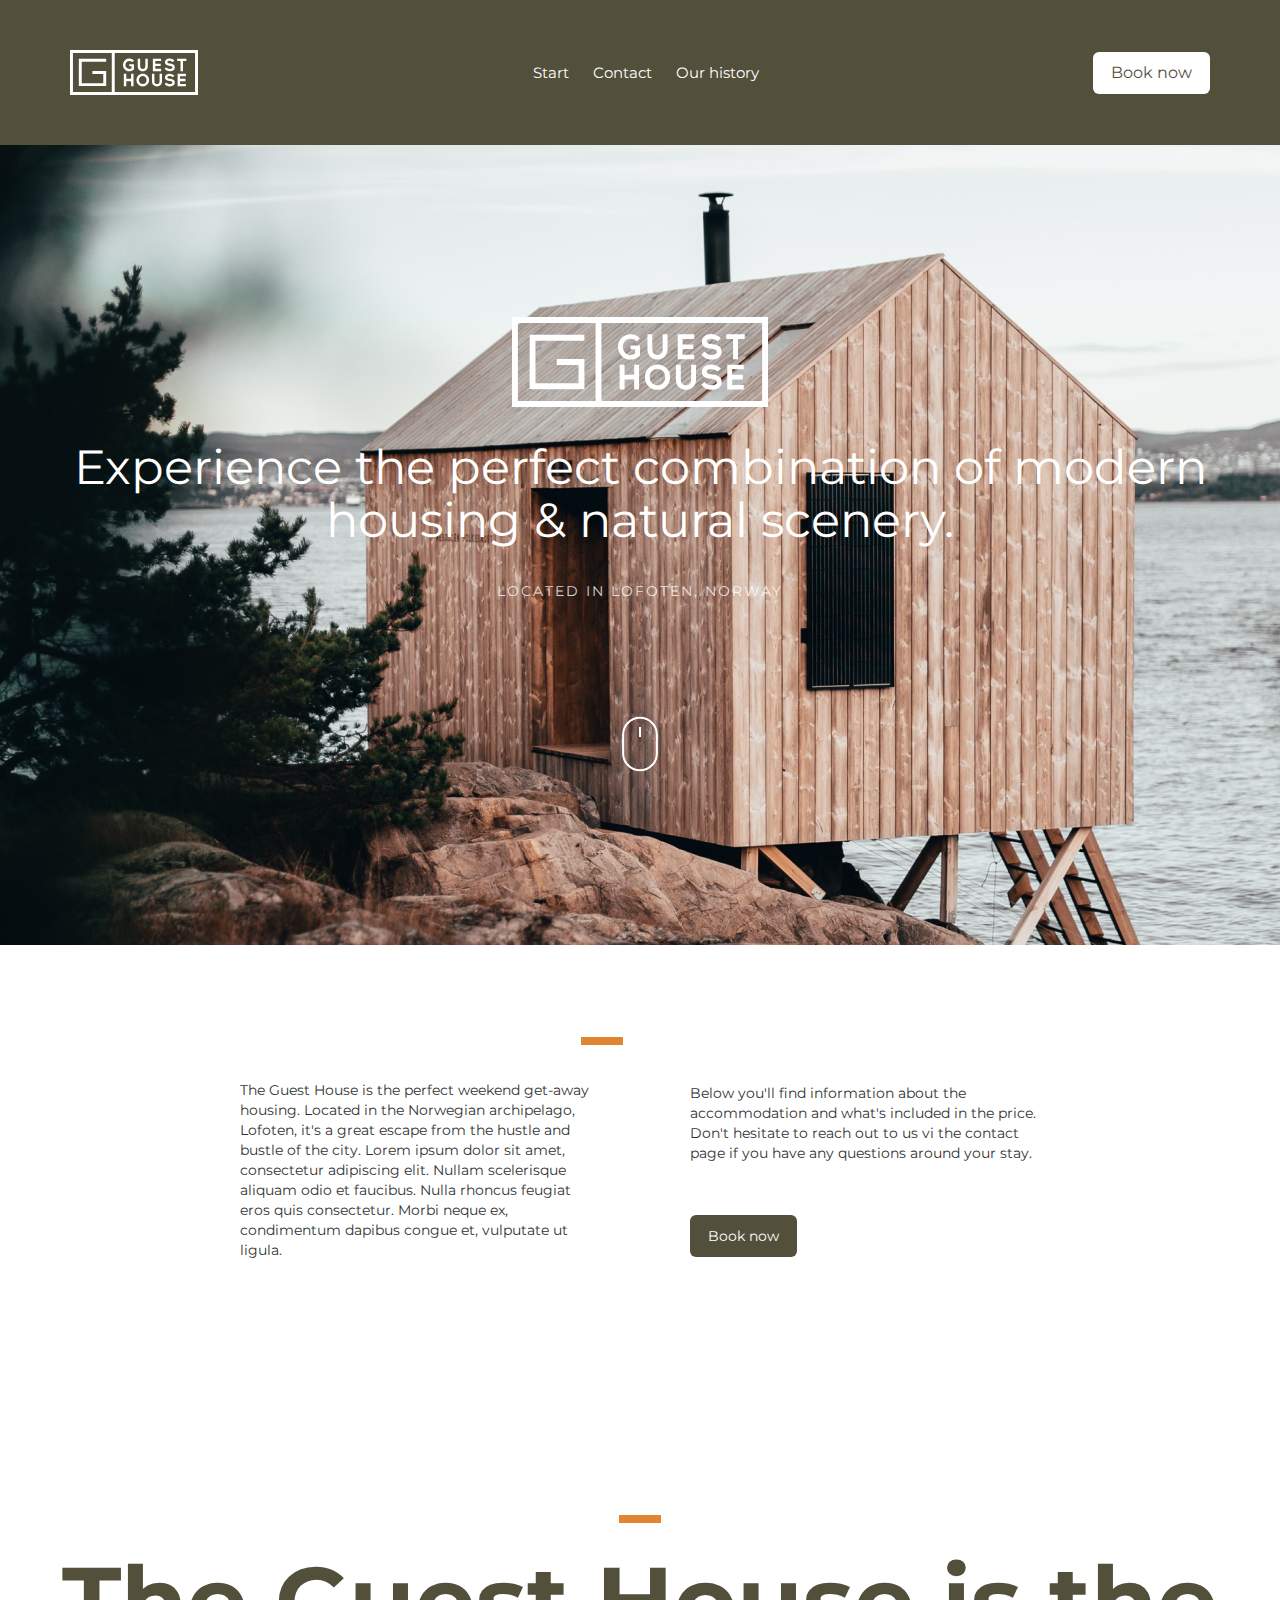
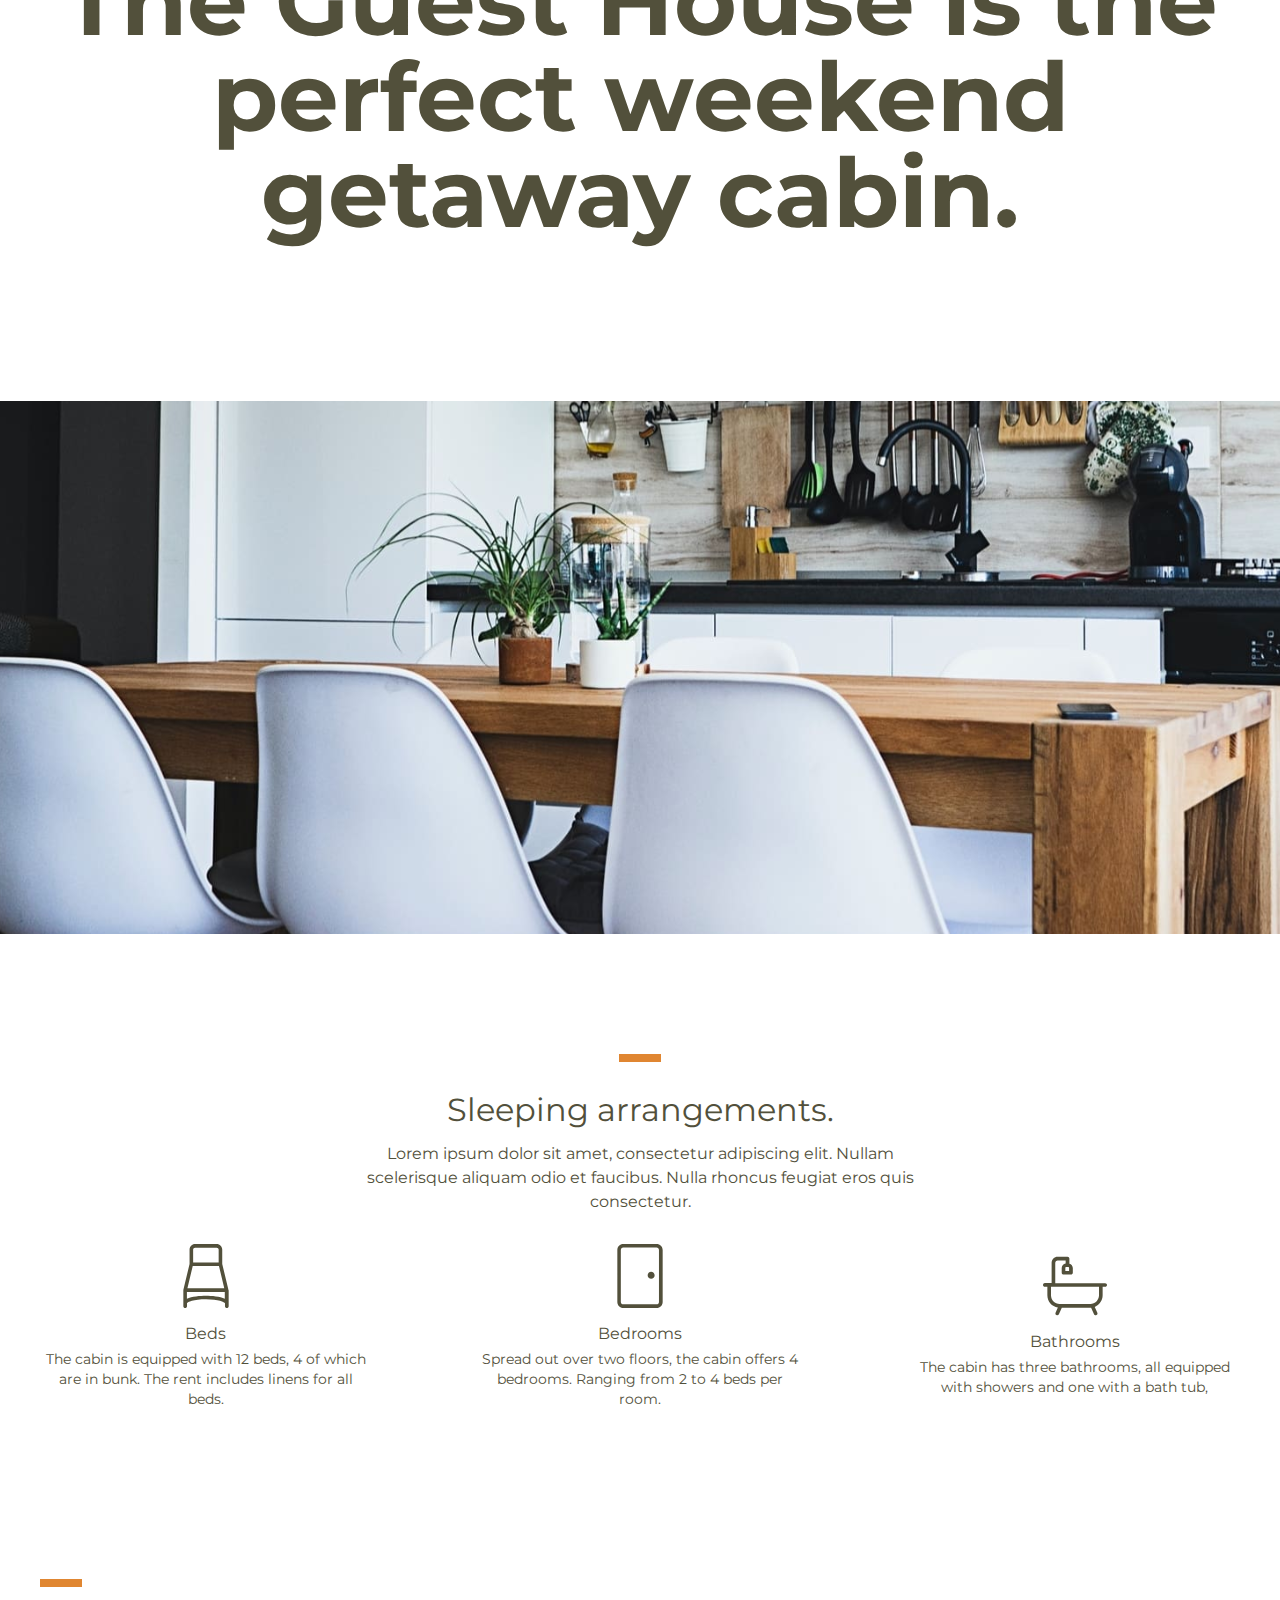
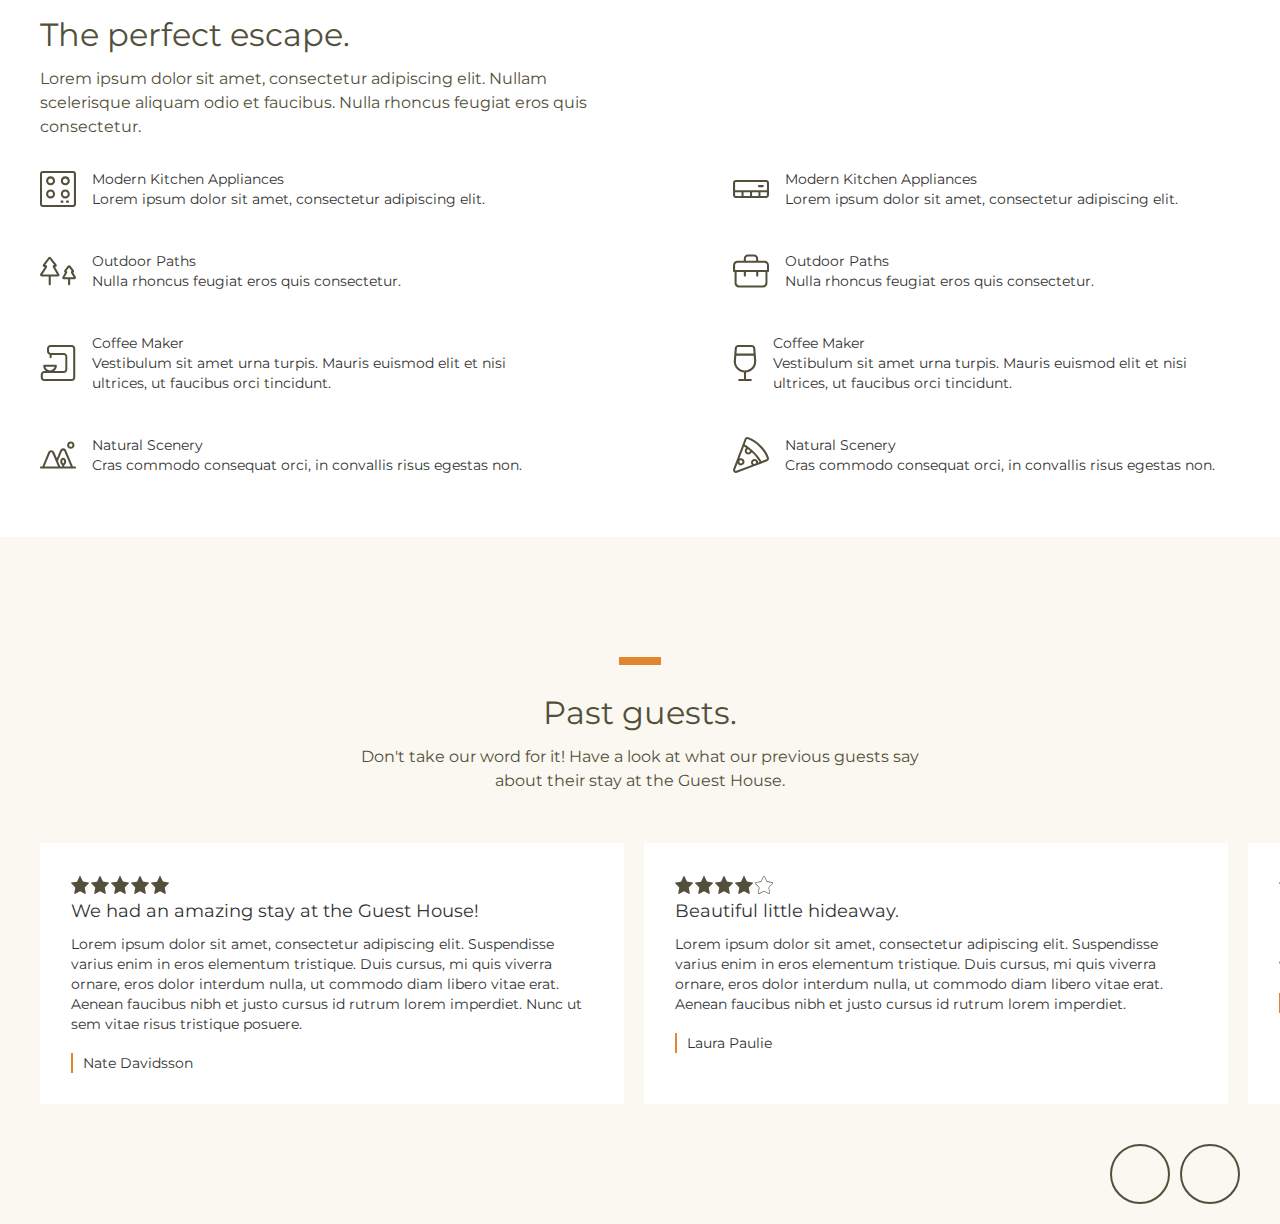
<file: big-progect-3/index.html>
<!DOCTYPE html>
<html lang="en">
<head>
    <meta charset="UTF-8">
    <meta http-equiv="X-UA-Compatible" content="IE=edge">
    <meta name="viewport" content="width=device-width, initial-scale=1.0">
    <title>Guest House</title>
    <link rel="stylesheet" href="style.css">
    <link href="https://fonts.googleapis.com/css2?family=Montserrat:wght@400;500;600;700;800;900&display=swap" rel="stylesheet">
</head>
<body>
    <header class="header">
        <div class="wrapper">
            <nav class="header__menu">
                <img src="./image/header__icon.svg" alt="" class="header__icon">
                <ul class="header__conteiner-links">
                    <li class="header__links">
                        <a href="/" class="header__link">Start</a>
                    </li>
                    <li class="header__links">
                        <a href="/" class="header__link">Contact</a>
                    </li>
                    <li class="header__links">
                        <a href="/" class="header__link">Our history</a>
                    </li>
                </ul>
                <a href="/" class="header__button">Book now</a>
            </nav>
        </div>
    </header>
    <div class="baground-image">
    <div class="wrapper">
        <div class="baground-image__conteiner">
            <div class="conteiner-image">
            <img src="./image/baground__icon.svg" alt="" class="baground-image__icon"></div>
        <h3 class="baground-image__title">Experience the perfect combination of modern housing & natural scenery.</h3>
        <p class="baground-image__subtitle">Located in Lofoten, norway</p>
        <img src="./image/baground-image__icon-2.svg" alt="" class="baground-image__icon-2">
        </div>
    </div>
   </div>
   <section class="hero">
    <div class="hero__item hero__item--position">
        <p class="hero__text">The Guest House is the perfect weekend get-away housing. Located in the Norwegian archipelago, Lofoten, it's a great escape from the hustle and bustle of the city. Lorem ipsum dolor sit amet, consectetur adipiscing elit. Nullam scelerisque aliquam odio et faucibus. Nulla rhoncus feugiat eros quis consectetur. Morbi neque ex, condimentum dapibus congue et, vulputate ut ligula.</p>
    </div>
    <div class="hero__item">
        <p class="hero__text"><div class="hero__item">
        <p class="hero__text">Below you'll find information about the accommodation and what's included in the price. Don't hesitate to reach out to us vi the contact page if you have any questions around your stay.</p>
        <a href="" class="hero__button">Book now</a>
    </div>
    </div>
   </section>
   <div class="wrapper">
    <div class="line"></div>
    <h1 class="title">The Guest House is the perfect weekend getaway cabin.</h1>
   </div>
    <img src="./image/IMAGE.svg" alt="" class="image">
   </div>
   <div class="wrapper">
     <section class="hero-room">
    <div class="line"></div>
    <h2 class="hero-room__title">Sleeping arrangements.</h2>
    <p class="hero-room__subtitle">Lorem ipsum dolor sit amet, consectetur adipiscing elit. Nullam scelerisque aliquam odio et faucibus. Nulla rhoncus feugiat eros quis consectetur.</p>
    <div class="hero-room__conteiner">
        <div class="hero-room__item">
            <img src="./image/section-room__icon-1.svg" alt="" class="hero-room__icon">
            <h3 class="hero-room__item-title">Beds</h3>
            <p class="hero-room__text">The cabin is equipped with 12 beds, 4 of which are in bunk. The rent includes linens for all beds.</p>
        </div>

         <div class="hero-room__item">
            <img src="./image/section-room__icon-2.svg" alt="" class="hero-room__icon">
            <h3 class="hero-room__item-title">Bedrooms</h3>
            <p class="hero-room__text">Spread out over two floors, the cabin offers 4 bedrooms. Ranging from 2 to 4 beds per room.</p>
        </div>

         <div class="hero-room__item">
            <img src="./image/section-room__icon-3.svg" alt="" class="hero-room__icon">
            <h3 class="hero-room__item-title">Bathrooms</h3>
            <p class="hero-room__text">The cabin has three bathrooms, all equipped with showers and one with a bath tub,</p>
        </div>
        </div>
    </section>
   </div>
   <div class="wrapper">
   <div class="option">
    
    <div class="line line--margin">

    </div>
    <h2 class="option__title">The perfect escape.</h2>
    <p class="option__subtitle">Lorem ipsum dolor sit amet, consectetur adipiscing elit. Nullam scelerisque aliquam odio et faucibus. Nulla rhoncus feugiat eros quis consectetur.</p>
<div class="option__conteiner-item">
    <div class="option__item">
        <div class="option__content">
            <img src="./image/option__icon-1.svg" alt="" class="option__icon">
            <div class="option__conteiner-conteiner">
            <h3 class="option-item__title">Modern Kitchen Appliances</h3>
            <p class="option-item__subtitle">Lorem ipsum dolor sit amet, consectetur adipiscing elit.</p>
            </div>
            </div>

            <div class="option__content">
            <img src="./image/option__icon-2.svg" alt="" class="option__icon">
            <div class="option__conteiner-conteiner">
            <h3 class="option-item__title">Outdoor Paths</h3>
            <p class="option-item__subtitle">Nulla rhoncus feugiat eros quis consectetur.</p>
            </div>
            </div>

            <div class="option__content">
            <img src="./image/option__icon-3.svg" alt="" class="option__icon">
            <div class="option__conteiner-conteiner">
            <h3 class="option-item__title">Coffee Maker</h3>
            <p class="option-item__subtitle">Vestibulum sit amet urna turpis. Mauris euismod elit et nisi ultrices, ut faucibus orci tincidunt.</p>
            </div>
            </div>

            <div class="option__content">
            <img src="./image/option__icon-4.svg" alt="" class="option__icon">
            <div class="option__conteiner-conteiner">
            <h3 class="option-item__title">Natural Scenery</h3>
            <p class="option-item__subtitle">Cras commodo consequat orci, in convallis risus egestas non.</p>
            </div>
            </div>


        </div>
         <div class="option__item">
            
        <div class="option__content">
            <img src="./image/option__icon-5.svg" alt="" class="option__icon">
            <div class="option__conteiner-content">
            <h3 class="option-item__title">Modern Kitchen Appliances</h3>
            <p class="option-item__subtitle">Lorem ipsum dolor sit amet, consectetur adipiscing elit.</p>
            </div>
            </div>

            <div class="option__content">
            <img src="./image/option__icon-6.svg" alt="" class="option__icon">
            <div class="option__conteiner-content">
            <h3 class="option-item__title">Outdoor Paths</h3>
            <p class="option-item__subtitle">Nulla rhoncus feugiat eros quis consectetur.</p>
            </div>
            </div>

            <div class="option__content">
            <img src="./image/option__icon-7.svg" alt="" class="option__icon">
            <div class="option__conteiner-content">
            <h3 class="option-item__title">Coffee Maker</h3>
            <p class="option-item__subtitle">Vestibulum sit amet urna turpis. Mauris euismod elit et nisi ultrices, ut faucibus orci tincidunt.</p>
            </div>
            </div>

            <div class="option__content">
            <img src="./image/option__icon-8.svg" alt="" class="option__icon">
            <div class="option__conteiner-content">
            <h3 class="option-item__title">Natural Scenery</h3>
            <p class="option-item__subtitle">Cras commodo consequat orci, in convallis risus egestas non.</p>
            </div>
            </div>


        </div>

    </div>

   </div>
   </div>
   </div>
   <div class="reviews">
   <div class="wrapper">
        <div class="line"></div>
        <h3 class="riviews__title">Past guests.</h3>
        <p class="riviews__subtitle">Don't take our word for it! Have a look at what our previous guests say about their stay at the Guest House.</p>
    <div class="riviews__conteiner-item">
        <div class="riviews__item">
            <img src="./image/riviews__icon-1.svg" alt="" class="riviews__icon">
            <h5 class="riviews__item-title">We had an amazing stay at the Guest House!</h5>
            <p class="riviews__item-subtitle">Lorem ipsum dolor sit amet, consectetur adipiscing elit. Suspendisse varius enim in eros elementum tristique. Duis cursus, mi quis viverra ornare, eros dolor interdum nulla, ut commodo diam libero vitae erat. Aenean faucibus nibh et justo cursus id rutrum lorem imperdiet. Nunc ut sem vitae risus tristique posuere.</p>
            <p class="riviews__text">Nate Davidsson</p>
        </div>

        <div class="riviews__item">
            <img src="./image/riviews__icon-2.svg" alt="" class="riviews__icon">
            <h5 class="riviews__item-title">Beautiful little hideaway.</h5>
            <p class="riviews__item-subtitle">Lorem ipsum dolor sit amet, consectetur adipiscing elit. Suspendisse varius enim in eros elementum tristique. Duis cursus, mi quis viverra ornare, eros dolor interdum nulla, ut commodo diam libero vitae erat. Aenean faucibus nibh et justo cursus id rutrum lorem imperdiet.</p>
            <p class="riviews__text">Laura Paulie</p>
        </div>

        <div class="riviews__item">
            <img src="./image/riviews__icon-1.svg" alt="" class="riviews__icon">
            <h5 class="riviews__item-title">Best vacation ever!</h5>
            <p class="riviews__item-subtitle">Lorem ipsum dolor sit amet, consectetur adipiscing elit. Suspendisse varius enim in eros elementum tristique.</p>
            <p class="riviews__text">Greg Todd</p>
        </div>
    </div>
    <div class="riviews__position">
        <img src="./image/riviews__icon-3.svg" alt="" class="riviews__icon-2">
        <img src="./image/riviews__icon-3.svg" alt="" class="riviews__icon-2">
    </div>
    </div>
   </div>
</body>
</html>
</file>
<file: big-progect-3/style.css>
* {
  margin: 0;
  padding: 0;
  font-family: Montserrat;
}
.wrapper {
  max-width: 1200px;
  margin: auto;
  padding: 20px;
}
.header {
  max-width: 100%;
  background: #52503b;
}
.header__menu {
  display: flex;
  justify-content: space-between;
  padding: 30px;
  align-items: center;
}
.baground-image {
  background-image: url(./image/baground-image.png);
  background-size: cover;
  height: 800px;
  display: flex;
  align-items: center;
  justify-content: center;
}
.baground-image__icon {
  display: block;
  margin: auto;
}
.baground-image__conteiner {
  max-width: 1174px;
}
.baground-image__subtitle {
  font-weight: 400;
  font-size: 14px;
  line-height: 20px;
  text-align: center;
  letter-spacing: 2px;
  text-transform: uppercase;
  color: #ffffff;
  margin-bottom: 113px;
  opacity: 0.8;
}
.baground-image__title {
  font-weight: 400;
  font-size: 48px;
  line-height: 53px;
  text-align: center;
  color: #ffffff;
  margin: 34px 0;
}
.header__links {
  list-style: none;
}
.header__link {
  text-decoration: none;
  font-weight: 400;
  font-size: 15px;
  line-height: 20px;
  color: #ffffff;
}
.header__conteiner-links {
  display: flex;
  justify-content: center;
  align-items: center;
  gap: 24px;
}
.baground-image__icon-2 {
  margin: auto;
  display: block;
}
.header__button {
  font-weight: 400;
  font-size: 16px;
  line-height: 20px;
  color: #52503b;
  padding: 11px 18px;
  background-color: #ffffff;
  border-radius: 6px;
  text-decoration: none;
}
.hero {
  display: flex;
  align-items: center;
  justify-content: space-between;
  min-height: 410px;
  max-width: 800px;
  padding: 20px;
  margin: auto;
}
.hero__button {
  background: #52503b;
  border-radius: 6px;
  text-decoration: none;
  font-weight: 400;
  font-size: 14px;
  line-height: 20px;
  color: #ffffff;
  margin-top: 52px;
  padding: 11px 18px;
  display: inline-block;
}
.hero__text {
  font-weight: 400;
  font-size: 14px;
  line-height: 20px;
  color: #333333;
}
.hero__item {
  max-width: 350px;
  position: relative;
}
.hero__item--position::after {
  content: "";
  display: block;
  position: absolute;
  background: #e08631;
  width: 42px;
  height: 8px;
  right: -33px;
  top: -43px;
}
.line {
  background: #e08631;
  margin: auto;
  width: 42px;
  height: 8px;
  margin-bottom: 30px;
  margin-top: 100px;
}
.image {
  display: block;
  margin: auto;
  width: 100%;
  height: 100%;
}
.title {
  font-weight: 700;
  font-size: 96px;
  line-height: 96px;
  text-align: center;
  color: #52503b;
  margin-bottom: 140px;
}
.section-image {
  margin: auto;
  max-width: 1440px;
}
.hero-room__title {
  font-weight: 400;
  font-size: 32px;
  line-height: 36px;
  text-align: center;
  color: #52503b;
  margin-bottom: 14px;
}
.hero-room__icon {
  display: block;
  margin: auto;
}
.hero-room__item {
  max-width: 331px;
}
.hero-room__item-title {
  font-weight: 400;
  font-size: 16px;
  line-height: 24px;
  text-align: center;
  color: #52503b;
  margin-top: 14px;
}
.hero-room__text {
  font-weight: 400;
  font-size: 14px;
  line-height: 20px;
  text-align: center;
  color: #52503b;
  margin-top: 3px;
}
.hero-room__conteiner {
  padding: 30px 0;
  display: flex;
  justify-content: space-between;
  align-items: center;
}
.hero-room__subtitle {
  font-weight: 400;
  font-size: 16px;
  line-height: 24px;
  text-align: center;
  color: #52503b;
  max-width: 554px;
  margin: auto;
}
.line--margin {
  margin: 100px 0 30px 0;
}
.option__title {
  font-weight: 400;
  font-size: 32px;
  line-height: 36px;
  color: #52503b;
  margin-bottom: 14px;
}
.option__subtitle {
  font-style: normal;
  font-weight: 400;
  font-size: 16px;
  line-height: 24px;
  margin-bottom: 30px;
  max-width: 554px;
  color: #52503b;
}
.option__item {
  max-width: 507px;
}
.option__content {
  display: flex;
  margin-bottom: 42px;
}
.option__icon {
  margin-right: 16px;
}
.option__conteiner-item {
  display: flex;
  justify-content: space-between;
}
.option-item__subtitle {
  font-weight: 400;
  font-size: 14px;
  line-height: 20px;
  color: #333333;
}
.option-item__title {
  font-weight: 400;
  font-size: 14px;
  line-height: 20px;
  color: #333333;
}
.riviews__title{
  font-weight: 400;
font-size: 32px;
line-height: 36px;
text-align: center;
color: #52503B;
margin-bottom: 14px;
}
.riviews__subtitle{
  font-weight: 400;
font-size: 16px;
line-height: 24px;
text-align: center;
color: #52503B;
margin-bottom: 30px;
margin: auto;
max-width: 572px;
}
.reviews{
  background: #FAF8F0;
  max-width: 1440px;
  min-height: 682px;
  margin: auto;
  overflow: scroll;
}
.riviews__item{
  background-color: #ffffff;
  min-width: 584px;
  padding: 31px;
  box-sizing: border-box;
}
.riviews__text{
  font-weight: 400;
font-size: 14px;
line-height: 20px;
color: #333333;
display: flex;
align-items: center;
}
.riviews__conteiner-item{
  display: flex;
  justify-content: space-between;
  gap: 20px;
  margin-top: 50px;
}
.riviews__text::before{
  content: "";
  display: inline-block;
  background-color: #E08631;
  width: 2px;
  height: 20px;
  margin-right: 10px;
}
.riviews__item-title{
  font-weight: 400;
font-size: 18px;
line-height: 24px;
color: #333333;
margin-bottom:11px ;
}
.riviews__item-subtitle{
  font-weight: 400;
font-size: 14px;
line-height: 20px;
color: #333333;
margin-bottom: 19px;
}
.riviews__icon{
  width: 100%;
}
.riviews__position{
  display: flex;
  align-items: center;
  gap: 10px;
  margin-top: 40px;
  justify-content: end;
}
@media (max-width: 1200px) {
  .title {
    font-size: 70px;
    line-height: normal;
  }
  .riviews__conteiner-item{
    flex-direction: column;
  }
  .riviews__item{
    margin: auto;
    max-width: 584px;
    width: 100%;
    min-width: initial;
  }
}
@media (max-width: 1100px){
  .option__conteiner-item{
    flex-direction: column;
    gap: 40px;
  }
  .option__item{
    margin: auto;
  }
}
@media (max-width: 800px) {
  .hero {
    flex-direction: column;
    gap: 30px;
    padding: 20px 40px;
  }
  .hero__item {
    margin: auto;
  }
  .hero__item--position::after {
    display: none;
  }
  .title {
    font-size: 45px;
  }
  .hero-room__conteiner {
    flex-direction: column;
    gap: 30px;
  }
  .hero-room__item {
    margin: auto;
  }
}

@media (max-width: 650px) {
  .baground-image__title {
    font-size: 33px;
  }
  .header__menu {
    gap: 20px;
    flex-direction: column;
  }
  .header__conteiner-links {
    width: 228px;
  }
  .baground-image__icon {
    width: 100%;
  }
  .conteiner-image {
    max-width: 200px;
    margin: auto;
  }
}
@media (max-width: 500px) {
  .baground-image__title {
    font-size: 28px;
    line-height: normal;
  }
  .title {
    font-size: 30px;
  }
}
@media (max-width: 400px) {
  .baground-image__title {
    font-size: 25px;
  }
  .image {
    height: 150px;
  }
  .riviews__item-subtitle{
    font-size: 13px;
    letter-spacing: normal;
    line-height: normal;
  }
}
@media (max-width: 300px) {
  .baground-image__title {
    font-size: 20px;
  }
  .hero-room__title {
    line-height: normal;
    font-size: 24px;
  }
  .hero-room__subtitle {
    line-height: normal;
    font-size: 18px;
  }
  .option-item__subtitle{
    line-height: normal;
    font-size: 13px;
  }
   .option__subtitle{
    line-height: normal;
    font-size: 13px;
  }
}
</file>
